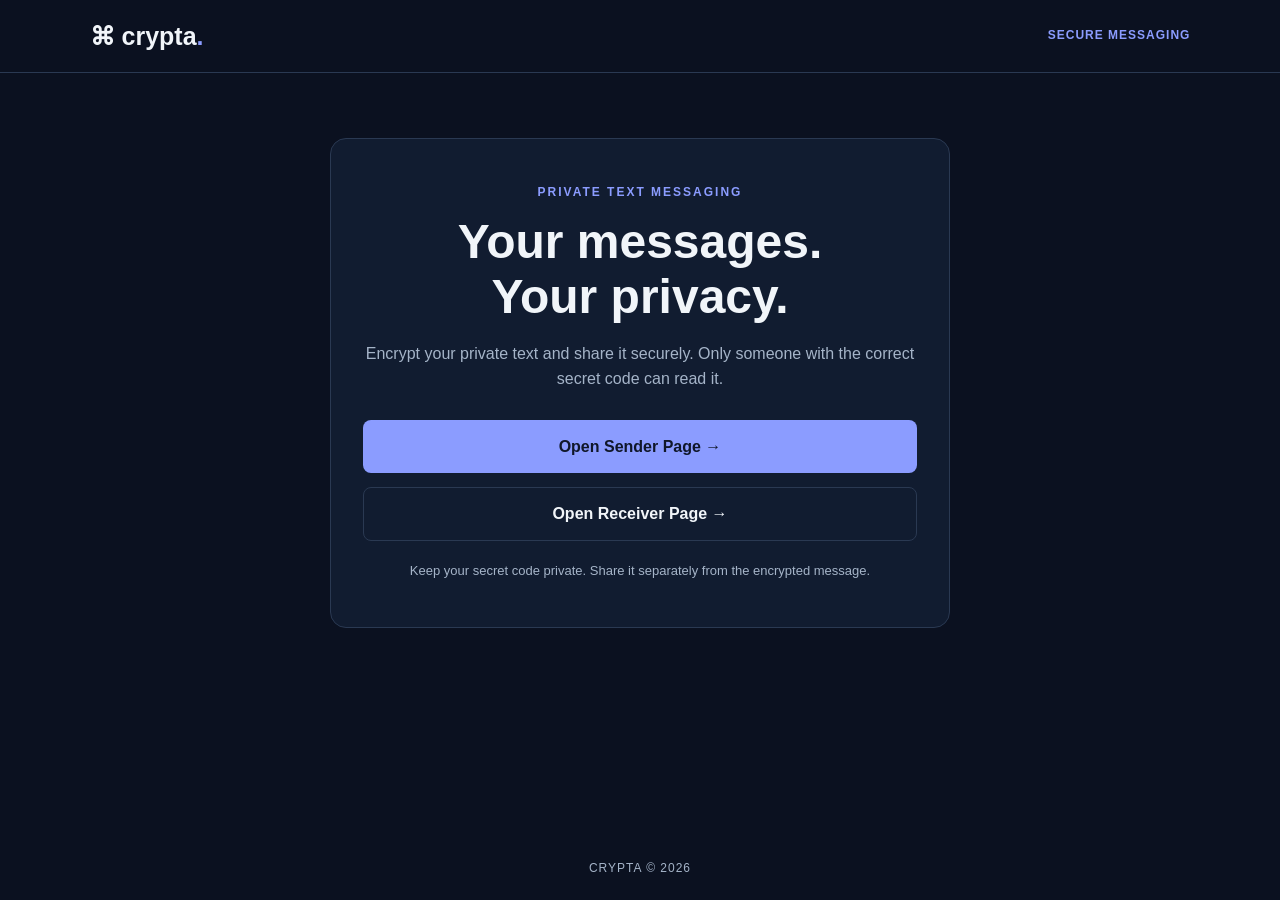
<file: index.html>
<!DOCTYPE html>
<html lang="en">
<head>
    <meta charset="UTF-8">
    <meta name="viewport" content="width=device-width, initial-scale=1.0">
    <title>Crypta | Secure Messages</title>
    <link rel="stylesheet" href="style.css">
</head>
<body>

    <nav class="navbar">
        <a href="index.html" class="brand">⌘ crypta<span>.</span></a>
        <span class="secure-tag">SECURE MESSAGING</span>
    </nav>

    <main class="container home">
        <p class="eyebrow">PRIVATE TEXT MESSAGING</p>

        <h1>Your messages.<br>Your privacy.</h1>

        <p class="intro">
            Encrypt your private text and share it securely.
            Only someone with the correct secret code can read it.
        </p>

        <a href="sender.html" class="primary link-button">
            Open Sender Page →
        </a>

        <a href="receiver.html" class="secondary link-button">
            Open Receiver Page →
        </a>

        <p class="note">
            Keep your secret code private. Share it separately
            from the encrypted message.
        </p>
    </main>

    <footer>CRYPTA © 2026</footer>

</body>
</html>
</file>
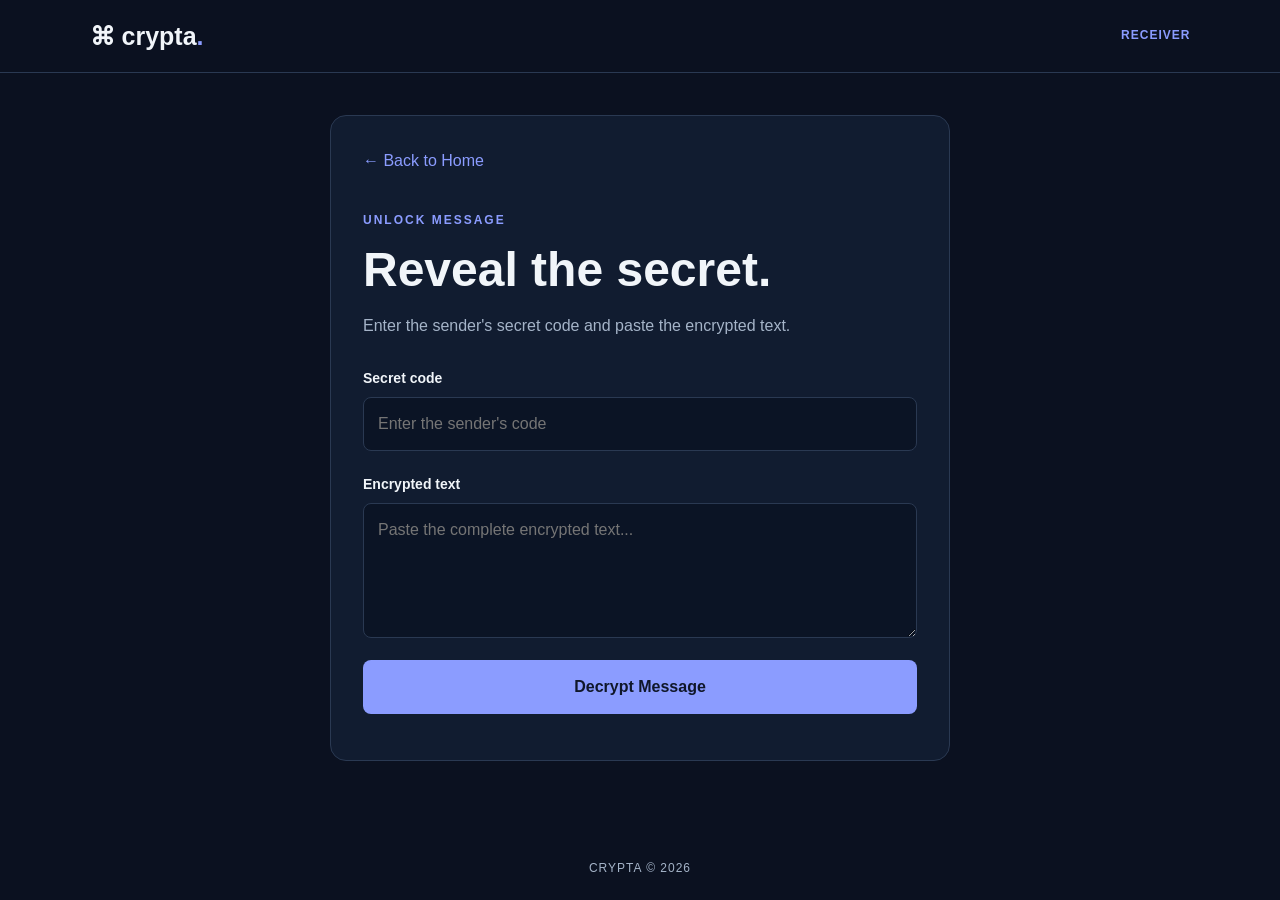
<file: receiver.html>
<!DOCTYPE html>
<html lang="en">
<head>
    <meta charset="UTF-8">
    <meta name="viewport" content="width=device-width, initial-scale=1.0">
    <title>Receiver | Crypta</title>
    <link rel="stylesheet" href="style.css">
    <script src="script.js" defer></script>
</head>
<body>

    <nav class="navbar">
        <a href="index.html" class="brand">⌘ crypta<span>.</span></a>
        <span class="secure-tag">RECEIVER</span>
    </nav>

    <main class="container">
        <a href="index.html" class="back-link">← Back to Home</a>

        <p class="eyebrow">UNLOCK MESSAGE</p>
        <h1>Reveal the secret.</h1>
        <p class="intro">
            Enter the sender's secret code and paste the encrypted text.
        </p>

        <form id="receiverForm">
            <div class="field">
                <label for="receiverCode">Secret code</label>
                <input
                    id="receiverCode"
                    type="password"
                    minlength="8"
                    maxlength="256"
                    placeholder="Enter the sender's code"
                    autocomplete="off"
                    required
                >
            </div>

            <div class="field">
                <label for="encryptedMessage">Encrypted text</label>
                <textarea
                    id="encryptedMessage"
                    maxlength="100000"
                    placeholder="Paste the complete encrypted text..."
                    required
                ></textarea>
            </div>

            <button class="primary" id="decryptBtn" type="submit">
                Decrypt Message
            </button>
        </form>

        <p id="receiverStatus" class="status" role="status"></p>

        <section id="decryptedResult" class="result" hidden>
            <h2>Original Text</h2>

            <textarea
                id="decryptedOutput"
                class="output"
                readonly
                aria-label="Original message"
            ></textarea>

            <button class="secondary" id="copyPlainBtn" type="button">
                Copy Original Text
            </button>
        </section>
    </main>

    <footer>CRYPTA © 2026</footer>

</body>
</html>
</file>
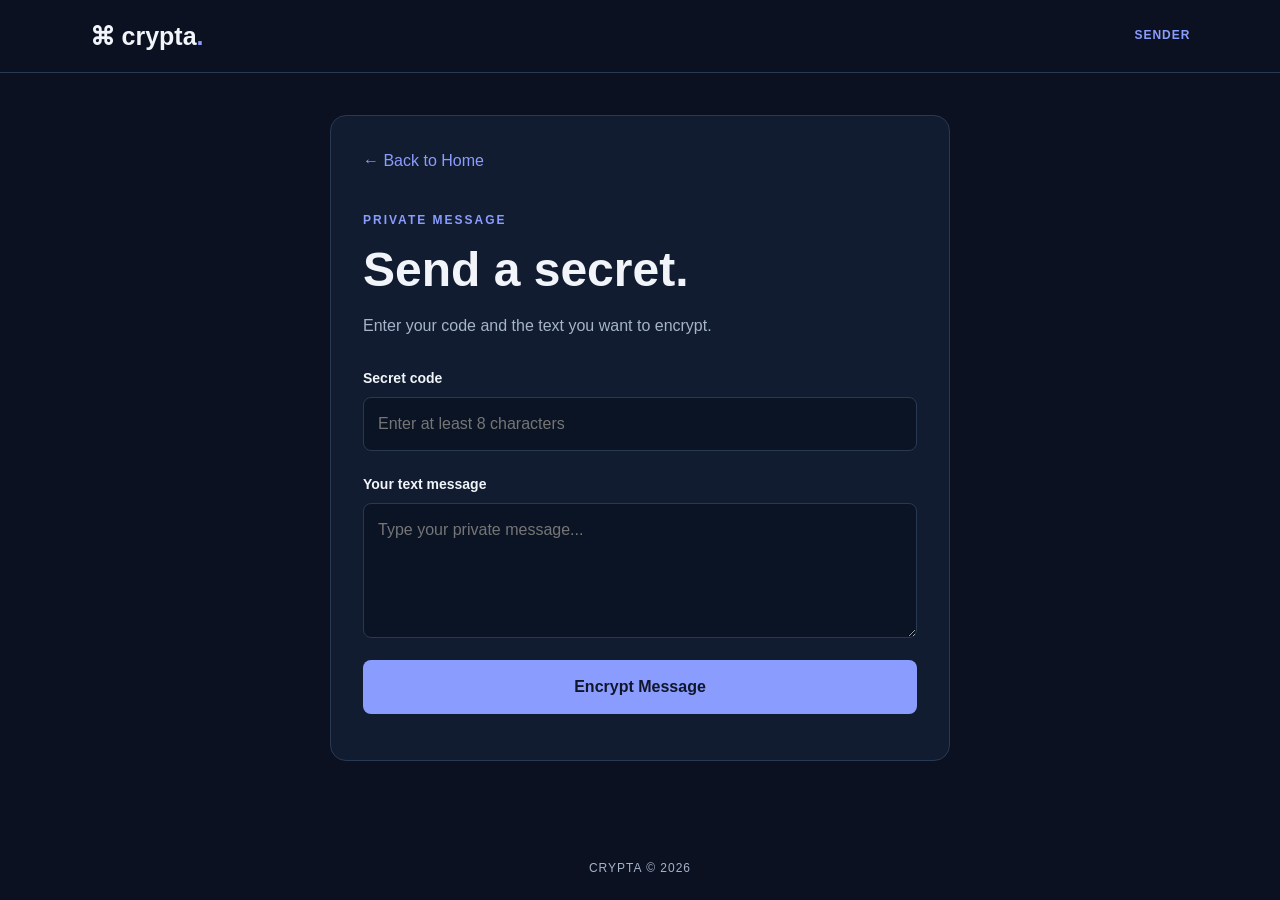
<file: sender.html>
<!DOCTYPE html>
<html lang="en">
<head>
    <meta charset="UTF-8">
    <meta name="viewport" content="width=device-width, initial-scale=1.0">
    <title>Sender | Crypta</title>
    <link rel="stylesheet" href="style.css">
    <script src="script.js" defer></script>
</head>
<body>

    <nav class="navbar">
        <a href="index.html" class="brand">⌘ crypta<span>.</span></a>
        <span class="secure-tag">SENDER</span>
    </nav>

    <main class="container">
        <a href="index.html" class="back-link">← Back to Home</a>

        <p class="eyebrow">PRIVATE MESSAGE</p>
        <h1>Send a secret.</h1>
        <p class="intro">Enter your code and the text you want to encrypt.</p>

        <form id="senderForm">
            <div class="field">
                <label for="senderCode">Secret code</label>
                <input
                    id="senderCode"
                    type="password"
                    minlength="8"
                    maxlength="256"
                    placeholder="Enter at least 8 characters"
                    autocomplete="off"
                    required
                >
            </div>

            <div class="field">
                <label for="message">Your text message</label>
                <textarea
                    id="message"
                    maxlength="10000"
                    placeholder="Type your private message..."
                    required
                ></textarea>
            </div>

            <button class="primary" id="encryptBtn" type="submit">
                Encrypt Message
            </button>
        </form>

        <p id="senderStatus" class="status" role="status"></p>

        <section id="encryptedResult" class="result" hidden>
            <h2>Encrypted Text</h2>

            <textarea
                id="encryptedOutput"
                class="output"
                readonly
                aria-label="Encrypted text"
                spellcheck="false"
            ></textarea>

            <button class="secondary" id="copyBtn" type="button">
                Copy Encrypted Text
            </button>

            <p class="note">
                Send the encrypted text to the receiver.
                Share your secret code through a separate trusted channel.
            </p>
        </section>
    </main>

    <footer>CRYPTA © 2026</footer>

</body>
</html>
</file>
<file: style.css>
* {
    box-sizing: border-box;
}

:root {
    --background: #0b1120;
    --panel: #111c30;
    --text: #f1f5f9;
    --muted: #a5b4c8;
    --accent: #8b9cff;
    --border: #2a3952;
}

body {
    margin: 0;
    min-height: 100vh;
    display: flex;
    flex-direction: column;
    background: var(--background);
    color: var(--text);
    font-family: Arial, Helvetica, sans-serif;
    line-height: 1.6;
}

.navbar {
    min-height: 72px;
    padding: 16px 7%;
    display: flex;
    align-items: center;
    justify-content: space-between;
    gap: 16px;
    border-bottom: 1px solid var(--border);
}

.brand {
    color: var(--text);
    font-size: 25px;
    font-weight: bold;
    text-decoration: none;
}

.brand span {
    color: var(--accent);
}

.secure-tag {
    color: var(--accent);
    font-size: 12px;
    font-weight: bold;
    letter-spacing: 1px;
}

.container {
    width: min(100% - 32px, 620px);
    margin: 42px auto;
    padding: 32px;
    background: var(--panel);
    border: 1px solid var(--border);
    border-radius: 16px;
}

.home {
    margin-top: 65px;
    text-align: center;
}

.eyebrow {
    color: var(--accent);
    font-size: 12px;
    font-weight: bold;
    letter-spacing: 2px;
}

h1 {
    margin: 12px 0;
    font-size: clamp(32px, 6vw, 48px);
    line-height: 1.15;
}

h2 {
    font-size: 21px;
}

.intro {
    color: var(--muted);
    margin-bottom: 28px;
}

.back-link {
    display: inline-block;
    margin-bottom: 25px;
    color: var(--accent);
    text-decoration: none;
}

.back-link:hover {
    text-decoration: underline;
}

.field {
    margin-bottom: 22px;
}

label {
    display: block;
    margin-bottom: 8px;
    font-size: 14px;
    font-weight: bold;
}

input,
textarea {
    display: block;
    width: 100%;
    padding: 13px 14px;
    border: 1px solid var(--border);
    border-radius: 8px;
    background: #0b1425;
    color: var(--text);
    font: inherit;
}

textarea {
    min-height: 135px;
    resize: vertical;
}

input:focus,
textarea:focus {
    outline: 2px solid var(--accent);
    outline-offset: 2px;
}

button,
.link-button {
    display: block;
    width: 100%;
    padding: 13px 16px;
    border: 1px solid transparent;
    border-radius: 8px;
    font: inherit;
    font-weight: bold;
    text-align: center;
    text-decoration: none;
    cursor: pointer;
    transition: opacity 0.2s;
}

.primary {
    background: var(--accent);
    color: #10172a;
}

.secondary {
    background: transparent;
    color: var(--text);
    border-color: var(--border);
}

button:hover,
.link-button:hover {
    opacity: 0.85;
}

button:disabled {
    opacity: 0.6;
    cursor: wait;
}

.home .link-button {
    margin-top: 14px;
}

.note {
    color: var(--muted);
    font-size: 13px;
    margin-top: 20px;
}

.status {
    overflow-wrap: anywhere;
    font-size: 14px;
    color: #fbbf24;
}

.result {
    margin-top: 26px;
    padding: 20px;
    border: 1px solid var(--border);
    border-radius: 10px;
    background: #0b1425;
}

.result[hidden] {
    display: none !important;
}

.output {
    min-height: 125px;
    margin: 12px 0;
    overflow-wrap: anywhere;
    word-break: break-word;
    white-space: pre-wrap;
    user-select: text;
}

footer {
    margin-top: auto;
    padding: 22px;
    text-align: center;
    color: var(--muted);
    font-size: 12px;
    letter-spacing: 1px;
}

@media (max-width: 480px) {
    .navbar {
        padding: 14px 18px;
    }

    .brand {
        font-size: 21px;
    }

    .secure-tag {
        font-size: 10px;
    }

    .container {
        padding: 22px;
        margin-top: 24px;
    }

    .home {
        margin-top: 35px;
    }
}
</file>
